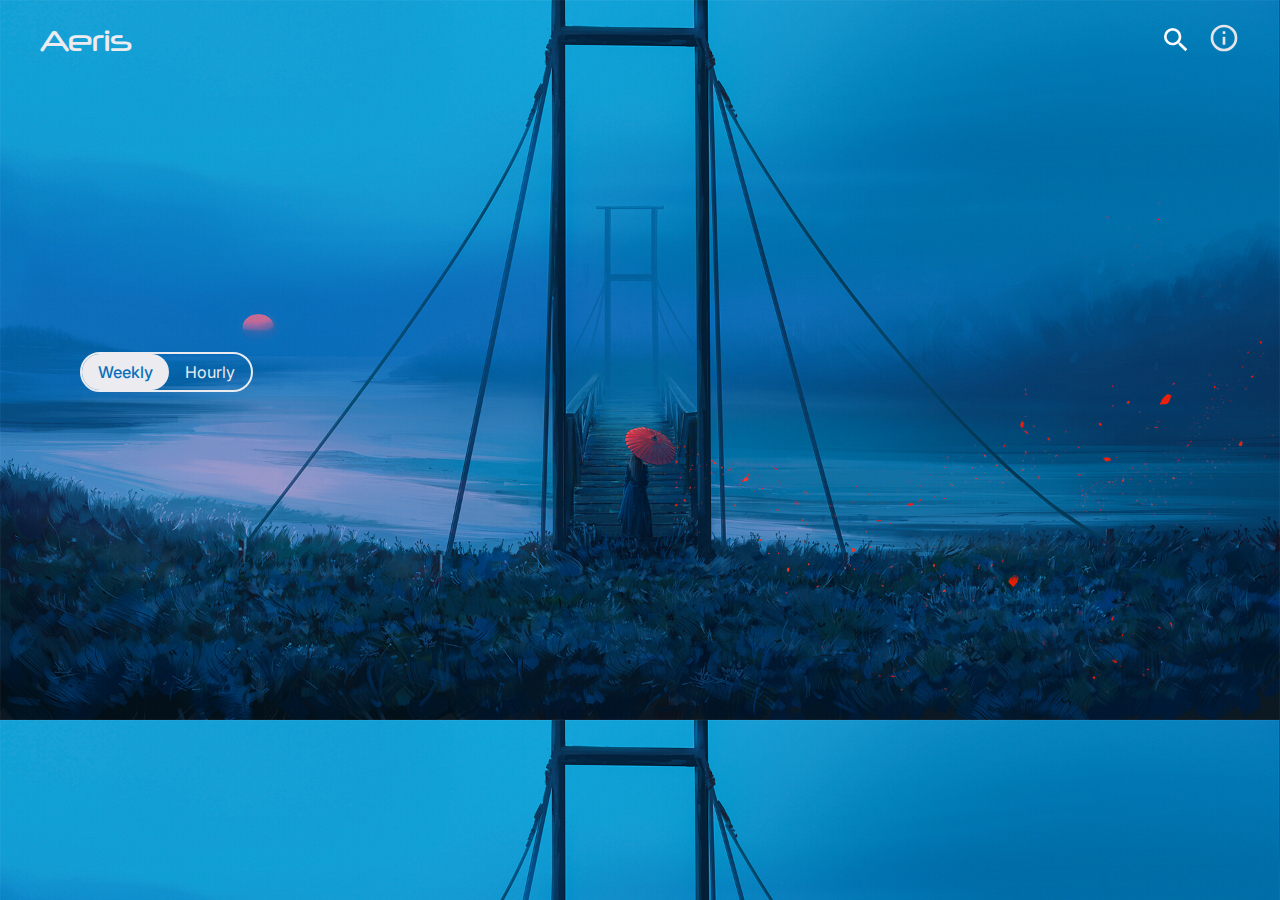
<file: index.html>
<!DOCTYPE html>
<html lang="en">
<head>
    <meta charset="UTF-8">
    <meta name="viewport" content="width=device-width, initial-scale=1.0">
    <title>Aeris Weather</title>
    <link rel="icon" href="b2e53053280396bfaa22.svg" type="image/x-icon">
    <link rel="shortcut icon" href="b2e53053280396bfaa22.svg" type="image/x-icon" sizes="48x48">
<script defer src="main.js"></script></head>

<body>
    <header id="header">
        <div class="logo">
            <h1>Aeris</h1>
        </div>
        <div class="search-info">
            <div class="search-bar">
                <input style="display: none;" type="text" id="search-input" placeholder="Search for a city...">
                <button id="search-btn" aria-label="Open search">
                    <img src="54ff7732bb1a5ff166c6.svg" alt="Search Icon">
                </button>
            </div>
            <div class="dev-info">
                <button aria-label="More information about the app" id="info-button">
                    <img src="c8211ecd492e7628ee23.svg" alt="Info Icon">
                </button>
                <div class="profile-popup">

                    <div class="photo-name">
                        <img src="c7ca36b3b0854c258eb1.jpeg" alt="">
                        <div class="photo-name-role">
                            <h2>Fran Vlahović</h2>
                            <span>FullStack Developer</span>
                        </div>
                    </div>
            
                    <div class="popup-links">
                        <a id="email-button"><img src="c7a364af28c1fc7cbb30.svg" alt="Email Icon"></a>
            
                        <a href="https://github.com/FranVlahovic" target="_blank"><img src="550985caaa8859d4b95f.svg" alt="Github Icon"></a>
                
                        <a href="https://www.linkedin.com/in/franvlahovic/" target="_blank"><img src="eaccfc4b453ff94aff73.svg" alt="Linkedin Icon"></a>
                    </div>

                    <div class="popup-copied">
                        <span>Email copied to clipboard!</span>
                    </div>
                </div>
            
            </div>     
        </div>
    </header>

    <main id="main">
        <div class="current-weather">
            <div class="current-container">
            </div>
    
            <div class="highlight-cards">
            </div>
        </div>

        <div class="weekly-hourly">
            <button class="switch-button"><div class="week-div toggle-div">Weekly</div><div class="hour-div">Hourly</div></button>    

            <div class="cards-container">
            </div>
        </div>

    </main>
</body>
</html>
</file>
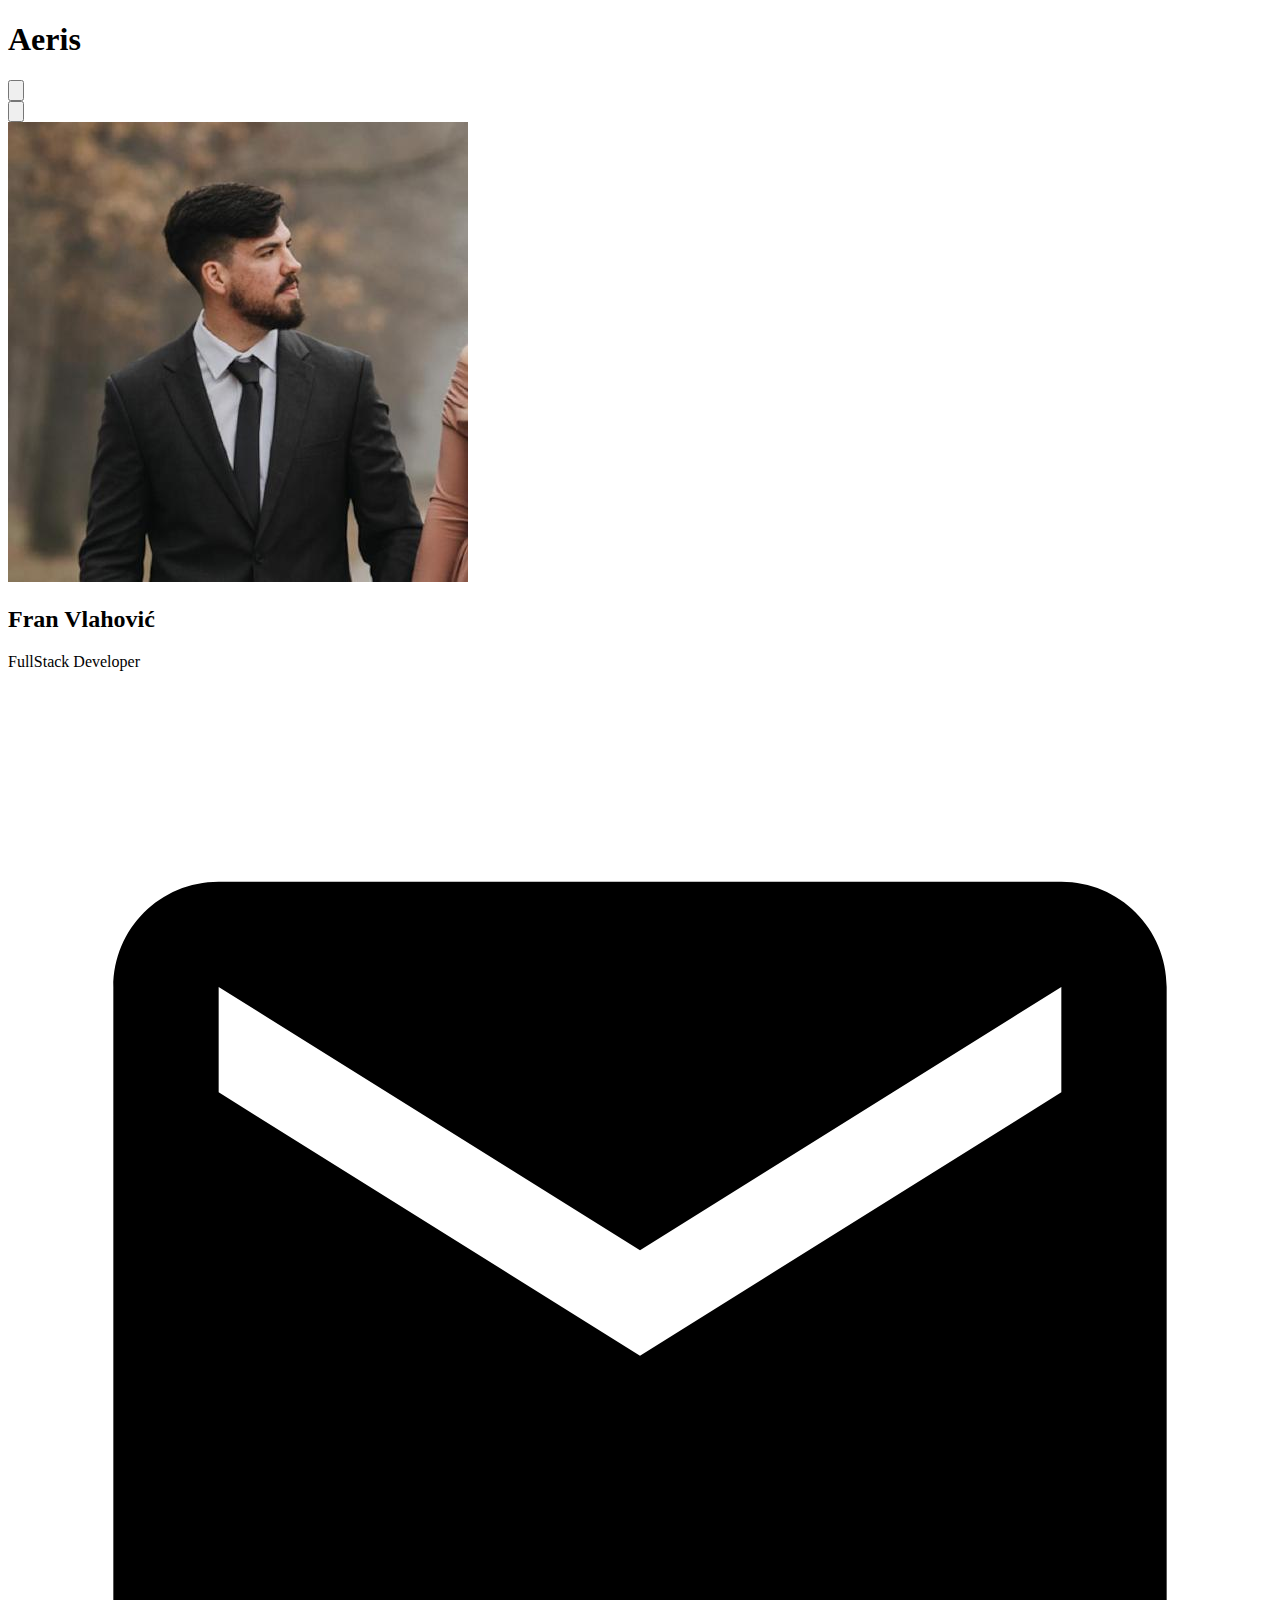
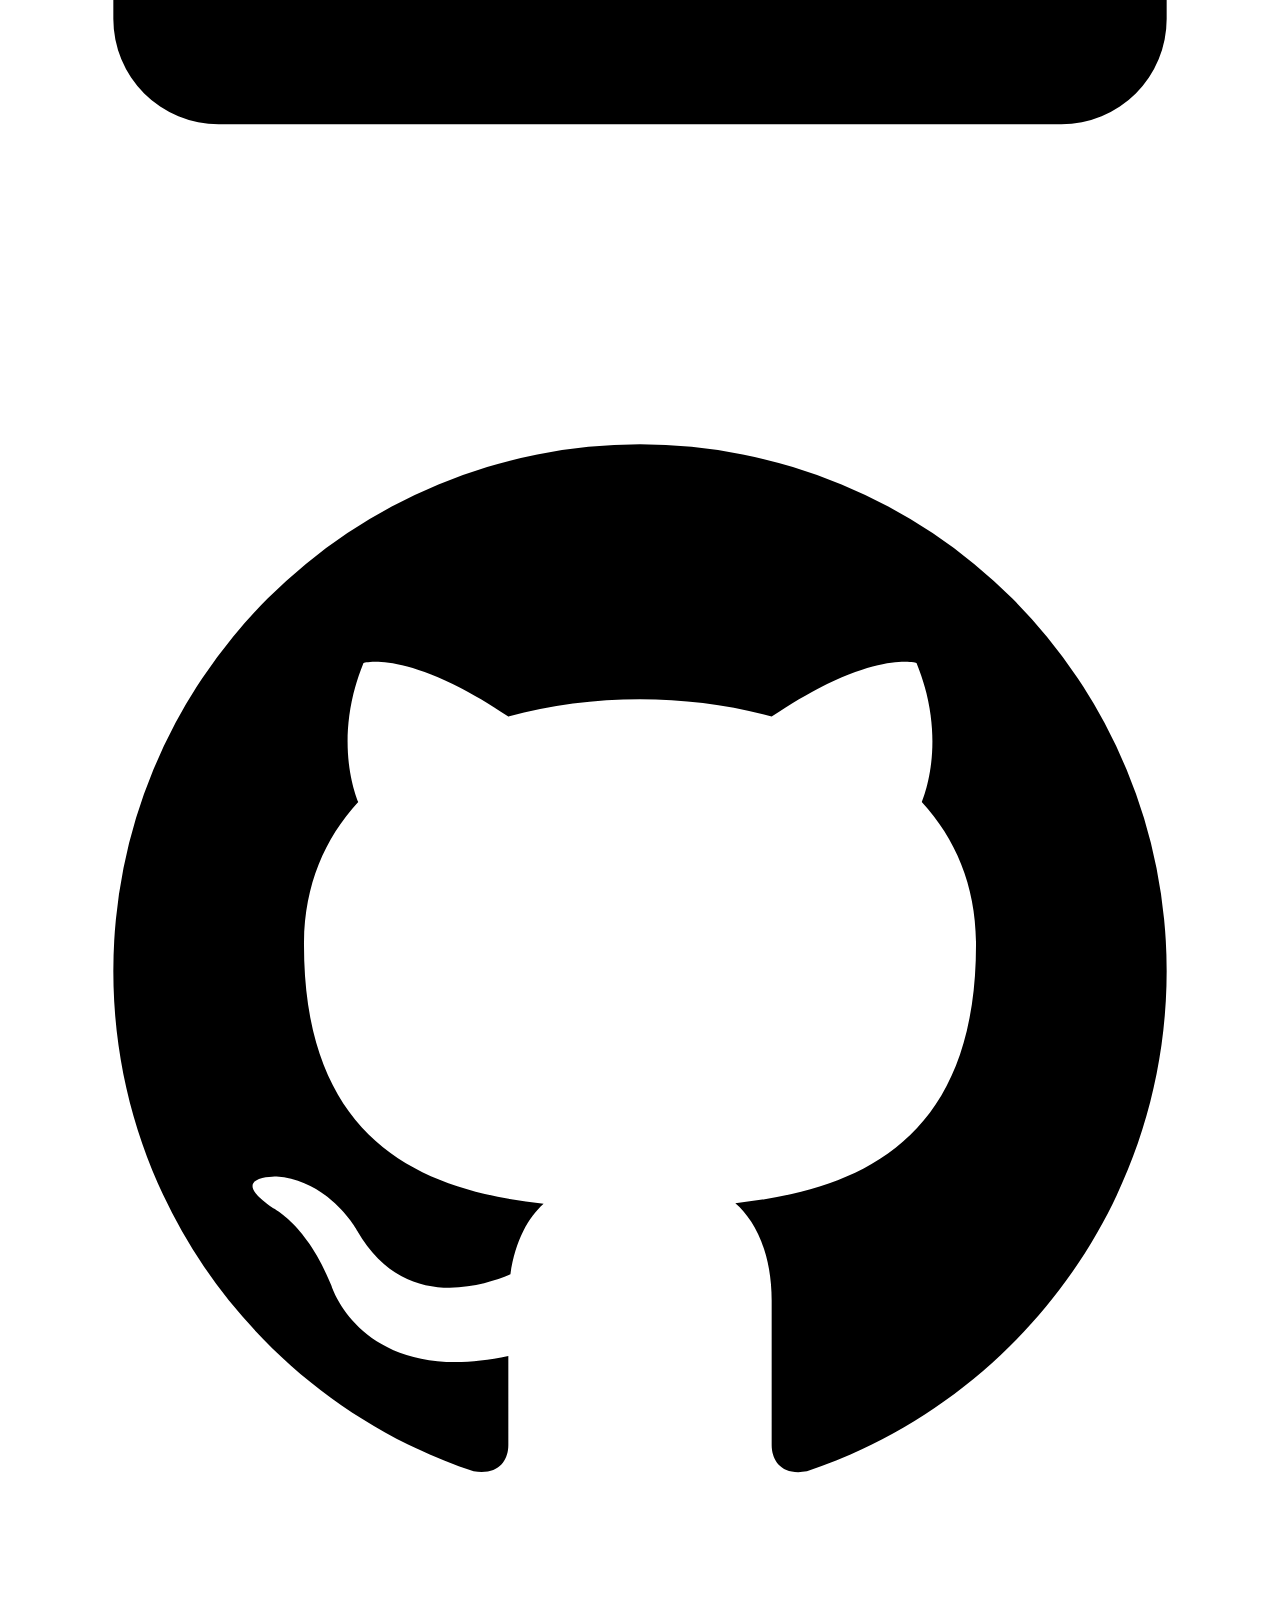
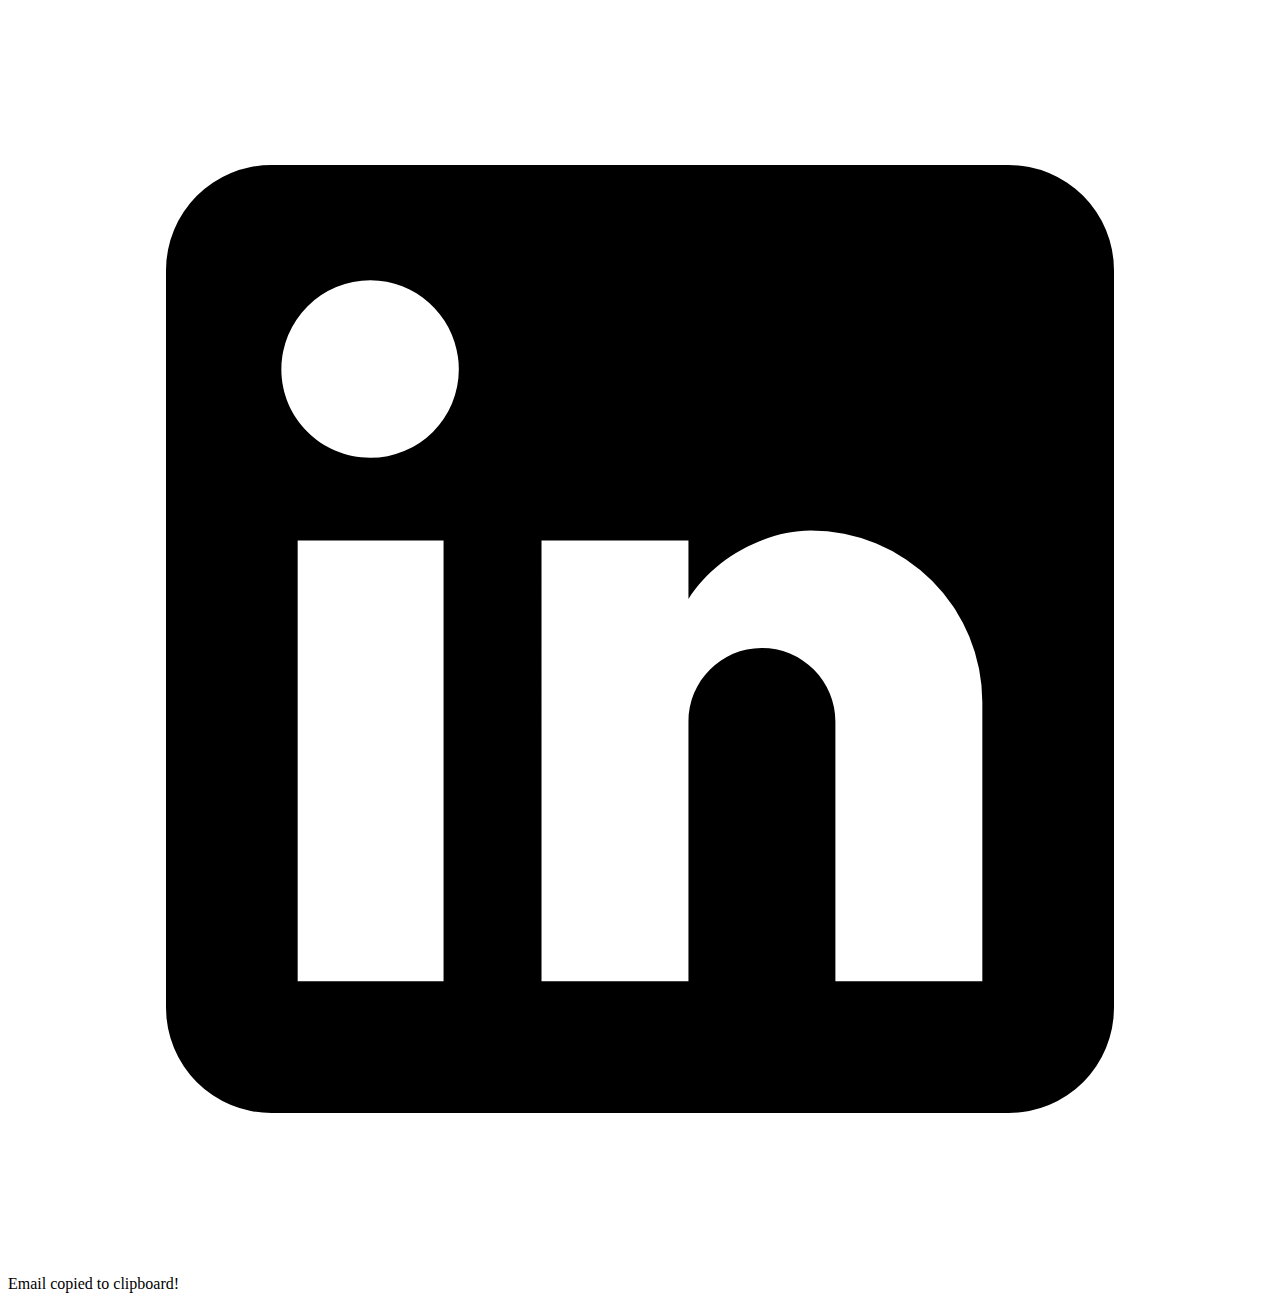
<file: src/main.html>
<!DOCTYPE html>
<html lang="en">
<head>
    <meta charset="UTF-8">
    <meta name="viewport" content="width=device-width, initial-scale=1.0">
    <title>Aeris Weather</title>
    <link rel="icon" href="/weather.svg" type="image/x-icon">
    <link rel="shortcut icon" href="/weather.svg" type="image/x-icon" sizes="48x48">
</head>

<body>
    <header id="header">
        <div class="logo">
            <h1>Aeris</h1>
        </div>
        <div class="search-info">
            <div class="search-bar">
                <input style="display: none;" type="text" id="search-input" placeholder="Search for a city...">
                <button id="search-btn" aria-label="Open search">
                    <img src="assets/icons/magnify.svg" alt="Search Icon">
                </button>
            </div>
            <div class="dev-info">
                <button aria-label="More information about the app" id="info-button">
                    <img src="assets/icons/information-outline.svg" alt="Info Icon">
                </button>
                <div class="profile-popup">

                    <div class="photo-name">
                        <img src="assets/images/fran.jpeg" alt="">
                        <div class="photo-name-role">
                            <h2>Fran Vlahović</h2>
                            <span>FullStack Developer</span>
                        </div>
                    </div>
            
                    <div class="popup-links">
                        <a id="email-button"><img src="assets/icons/email.svg" alt="Email Icon"></a>
            
                        <a href="https://github.com/FranVlahovic" target="_blank"><img src="assets/icons/github.svg" alt="Github Icon"></a>
                
                        <a href="https://www.linkedin.com/in/franvlahovic/" target="_blank"><img src="assets/icons/linkedin.svg" alt="Linkedin Icon"></a>
                    </div>

                    <div class="popup-copied">
                        <span>Email copied to clipboard!</span>
                    </div>
                </div>
            
            </div>     
        </div>
    </header>

    <main id="main">
        <div class="current-weather">
            <div class="current-container">
            </div>
    
            <div class="highlight-cards">
            </div>
        </div>

        <div class="cards-container">
        </div>

    </main>
</body>
</html>
</file>
